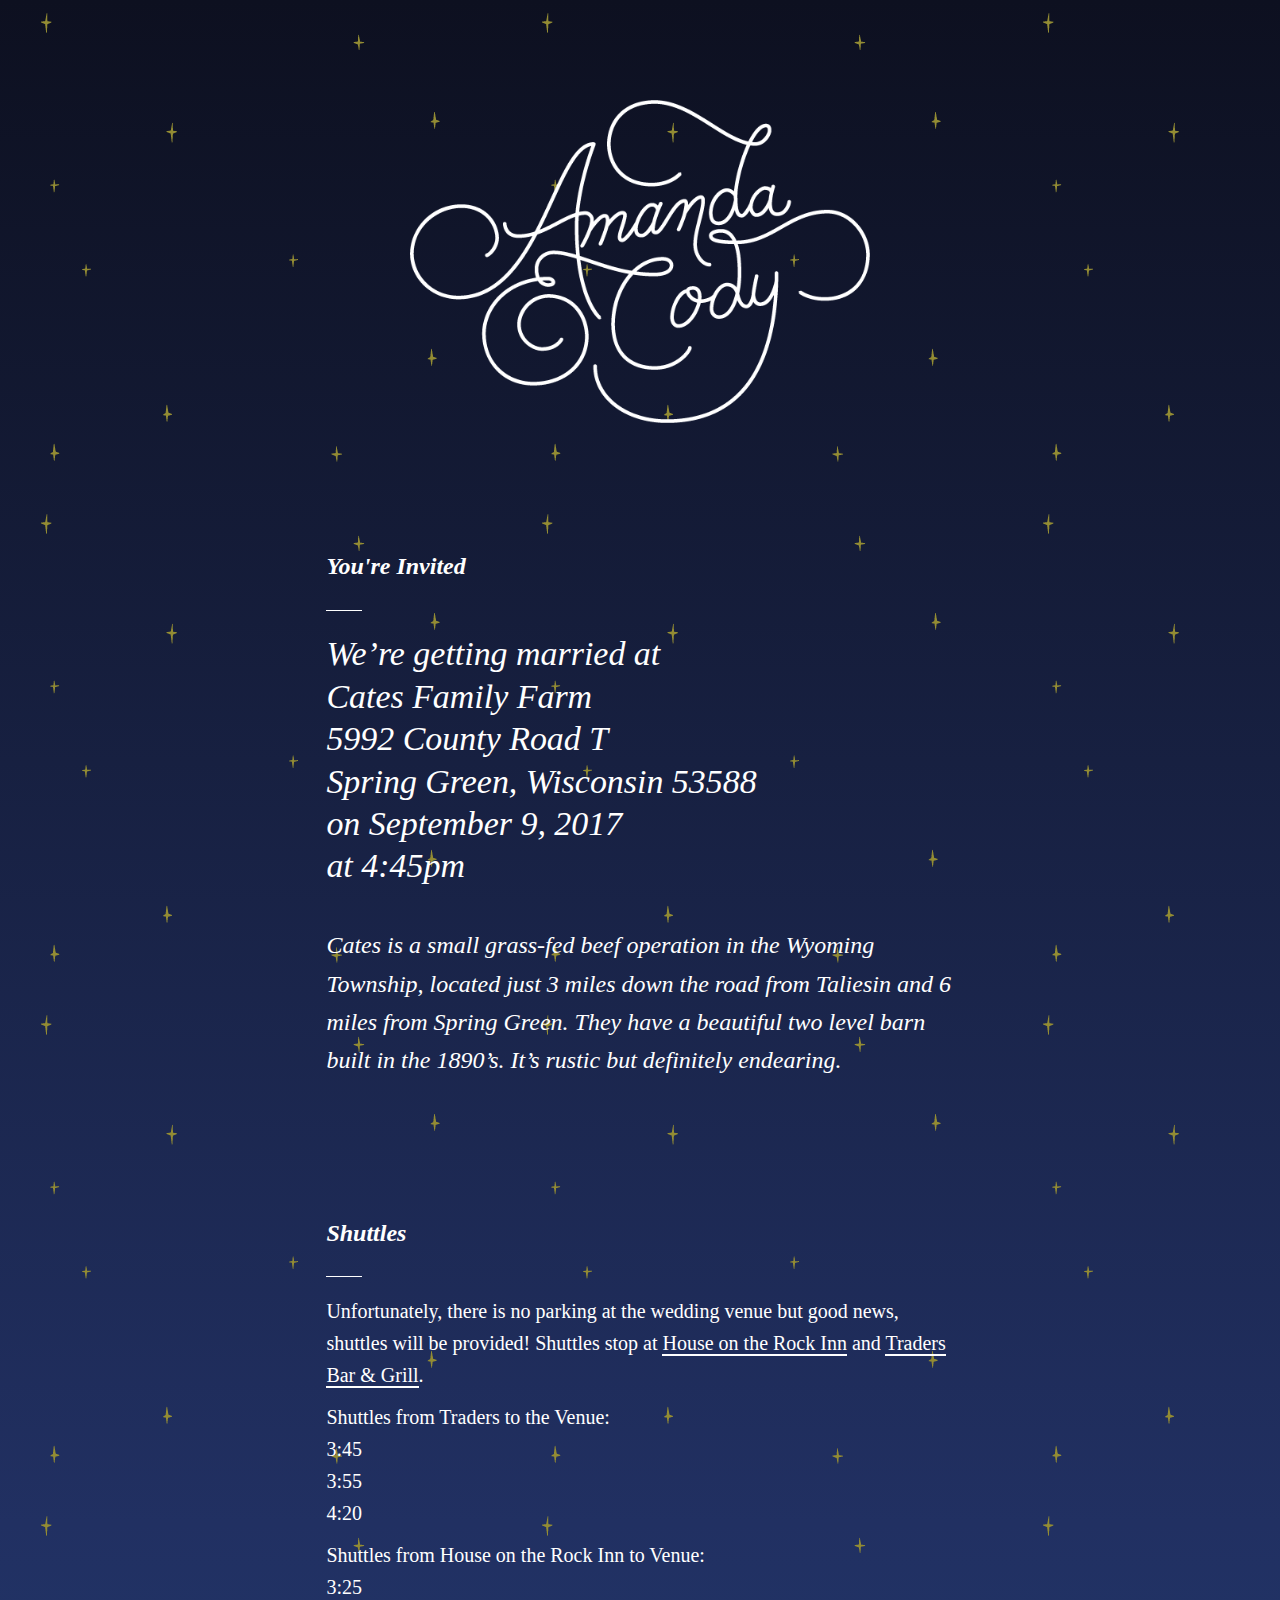
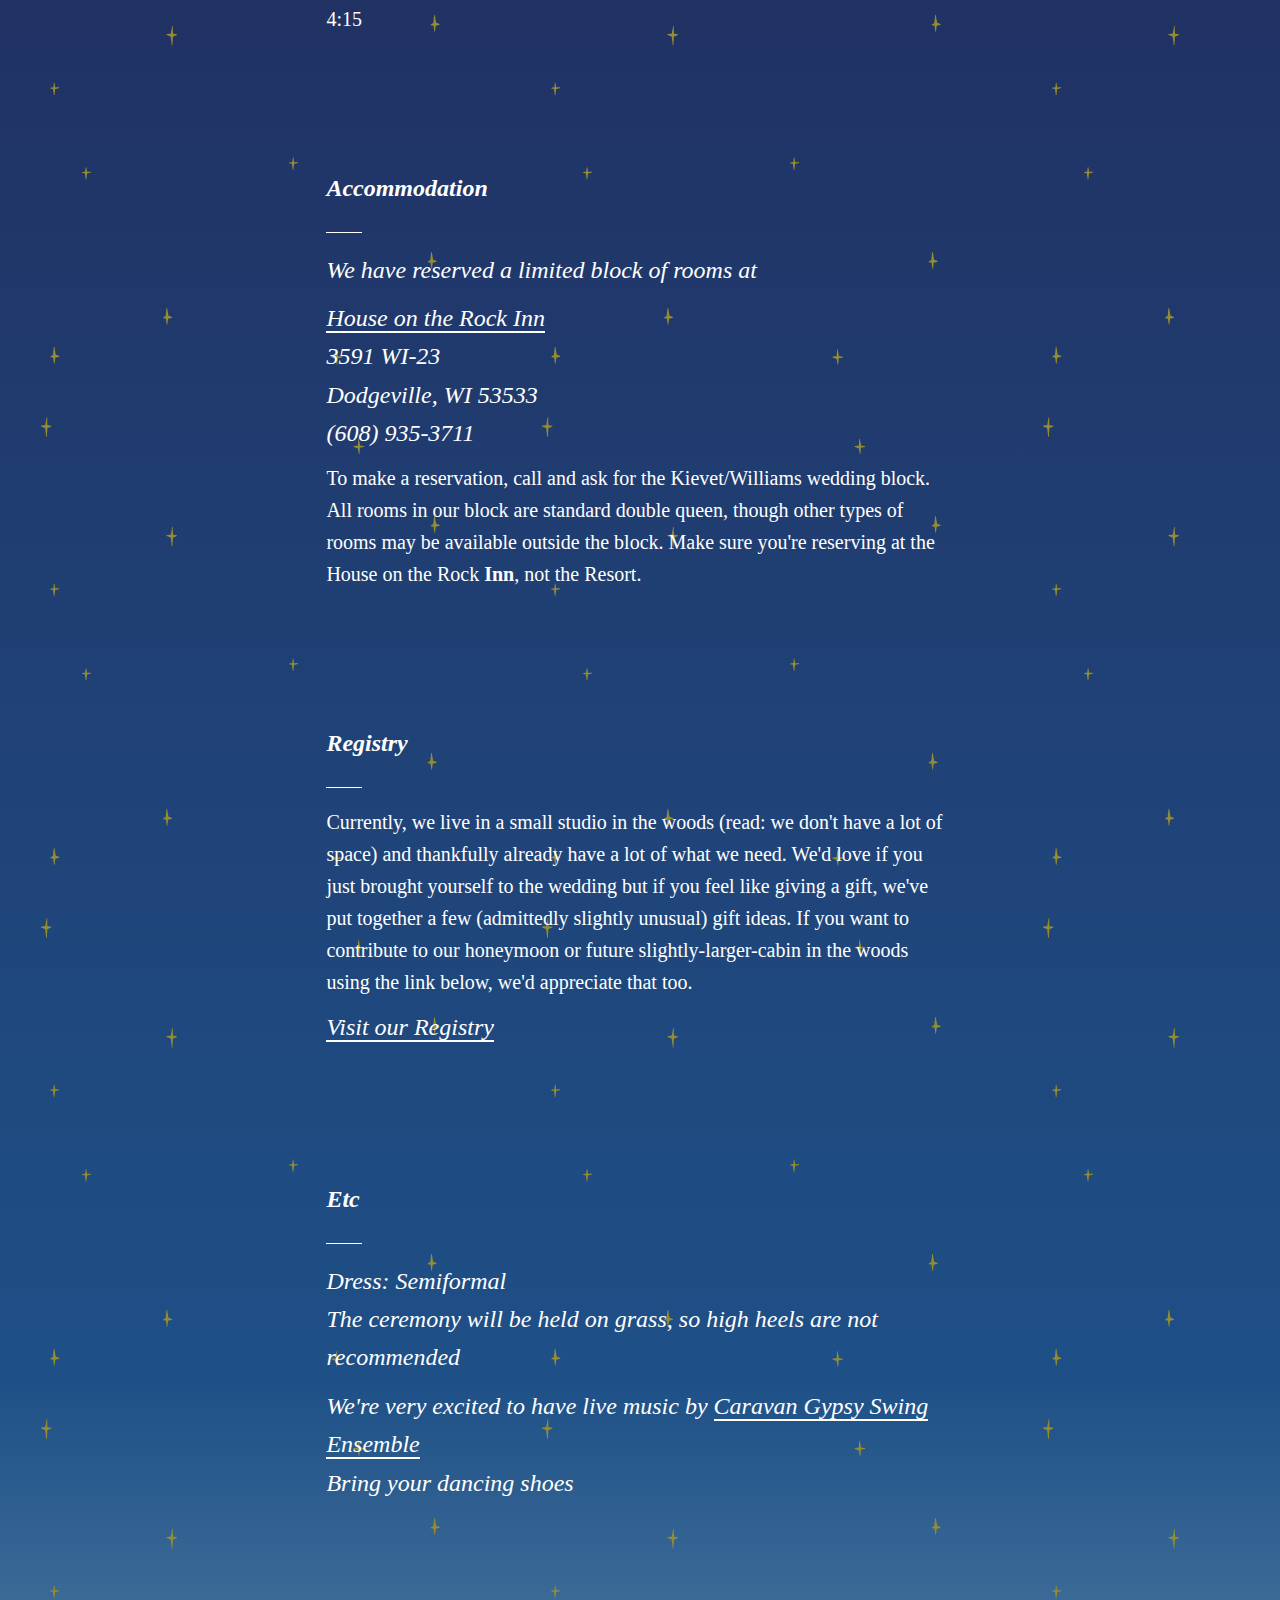
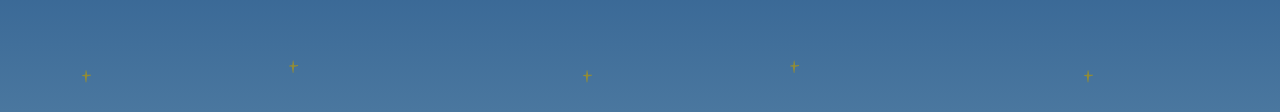
<file: index.html>
<!DOCTYPE>
<html lang="en">
<head>
  <meta charset="utf-8" />
  <title>Amanda &amp; Cody</title>
  <meta name="description" content="The website of the wedding of Amanda Kievet &amp; Cody Williams. September 9, 2017 in Spring Green, WI">
  <meta name="author" content="Amanda Kievet &amp; Cody Williams" />

  <meta name="viewport" content="width=device-width, initial-scale=1">
  <link rel="shortcut icon" href="/images/favicon.ico" type='image/x-icon' />
  <link rel="stylesheet" type="text/css" href="https://cloud.typography.com/6686556/6801572/css/fonts.css" />

  <link rel="stylesheet" href="css/normalize.css">
  <link rel="stylesheet" href="css/skeleton.css">
  <link rel="stylesheet" href="css/styles.css">

  <link rel='shortcut icon' href='/images/favicon.ico' type='image/x-icon'/ >
</head>
<body>
  <div class="sky">
    <div class="stars">
      <div class="main">

        <div class="container">
          <div class="row">

            <div class="logo-container six columns offset-by-three">
              <img src="images/logo.png" />
            </div>
          </div>

          <div class="row">
            <div class="eight columns offset-by-two copy">
              <h3>You're Invited</h3>
              <p class="breaker" />
              <h1>We’re getting married at<br/>Cates Family Farm<br/>5992 County Road T<br/>Spring Green, Wisconsin 53588<br/>on September 9, 2017<br/>at 4:45pm</h1>
              <br />
              <p>
                Cates is a small grass-fed beef operation in the Wyoming Township, located just 3 miles down the road from Taliesin and 6 miles from Spring Green. They have a beautiful two level barn built in the 1890’s. It’s rustic but definitely endearing.
              </p>
            </div>
          </div>

          <div class="row">
            <div class="eight columns offset-by-two copy">
              <h3>Shuttles</h3>
              <p class="breaker" />
              <p class="details">Unfortunately, there is no parking at the wedding venue but good news, shuttles will be provided! Shuttles stop at <a href="https://www.thehouseontherock.com/HOTR_Lodging_Inn.htm" target="_blank">House on the Rock Inn</a> and <a href="http://www.tradersbarandgrill.biz/">Traders Bar &amp; Grill</a>.
              </p>
              <p class="details">Shuttles from Traders to the Venue:<br />3:45<br />3:55<br />4:20</p>
              <p class="details">Shuttles from House on the Rock Inn to Venue:<br />3:25<br />4:15</p>
            </div>
          </div>

          <div class="row">
            <div class="eight columns offset-by-two copy">
              <h3>Accommodation</h3>
              <p class="breaker" />
              <p>We have reserved a limited block of rooms at</p>
              <p><a href="http://www.thehouseontherock.com/HOTR_Lodging_Inn.htm" target="_blank">House on the Rock Inn</a>
              <br/>3591 WI-23<br/>Dodgeville, WI 53533<br/>(608) 935-3711</p>
              <p class="details">To make a reservation, call and ask for the Kievet/Williams wedding block. All rooms in our block are standard double queen, though other types of rooms may be available outside the block. Make sure you're reserving at the House on the Rock <strong>Inn</strong>, not the Resort.</p>
            </div>
          </div>

          <div class="row">
            <div class="eight columns offset-by-two copy">
              <h3>Registry</h3>
              <p class="breaker" />
              <p class="details">
                Currently, we live in a small studio in the woods (read: we don't have a lot of space) and thankfully already have a lot of what we need. We'd love if you just brought yourself to the wedding but if you feel like giving a gift, we've put together a few (admittedly slightly unusual) gift ideas. If you want to contribute to our honeymoon or future slightly-larger-cabin in the woods using the link below, we'd appreciate that too.
              </p>
              <p>
                <a href="https://www.zola.com/registry/amandacody" target="_blank">Visit our Registry</a>
              </p>
            </div>
          </div>

          <div class="row">
            <div class="eight columns offset-by-two copy">
              <h3>Etc</h3>
              <p class="breaker" />
              <p>Dress: Semiformal<br/>The ceremony will be held on grass, so high heels are not recommended</p>
              <p>We're very excited to have live music by <a href="https://www.gypsyswing.com/" target="_blank">Caravan Gypsy Swing Ensemble</a><br />Bring your dancing shoes</p>
            </div>
          </div>

        </div>
      </div>
    </div>
  </div>
</body>
</html>
</file>
<file: css/skeleton.css>
/*
* Skeleton V2.0.4
* Copyright 2014, Dave Gamache
* www.getskeleton.com
* Free to use under the MIT license.
* http://www.opensource.org/licenses/mit-license.php
* 12/29/2014
*/


/* Table of contents
––––––––––––––––––––––––––––––––––––––––––––––––––
- Grid
- Base Styles
- Typography
- Links
- Buttons
- Forms
- Lists
- Code
- Tables
- Spacing
- Utilities
- Clearing
- Media Queries
*/


/* Grid
–––––––––––––––––––––––––––––––––––––––––––––––––– */
.container {
  position: relative;
  width: 100%;
  max-width: 960px;
  margin: 0 auto;
  padding: 0 20px;
  box-sizing: border-box; }
.column,
.columns {
  width: 100%;
  float: left;
  box-sizing: border-box; }

/* For devices larger than 400px */
@media (min-width: 400px) {
  .container {
    width: 85%;
    padding: 0; }
}

/* For devices larger than 550px */
@media (min-width: 550px) {
  .container {
    width: 80%; }
  .column,
  .columns {
    margin-left: 4%; }
  .column:first-child,
  .columns:first-child {
    margin-left: 0; }

  .one.column,
  .one.columns                    { width: 4.66666666667%; }
  .two.columns                    { width: 13.3333333333%; }
  .three.columns                  { width: 22%;            }
  .four.columns                   { width: 30.6666666667%; }
  .five.columns                   { width: 39.3333333333%; }
  .six.columns                    { width: 48%;            }
  .seven.columns                  { width: 56.6666666667%; }
  .eight.columns                  { width: 65.3333333333%; }
  .nine.columns                   { width: 74.0%;          }
  .ten.columns                    { width: 82.6666666667%; }
  .eleven.columns                 { width: 91.3333333333%; }
  .twelve.columns                 { width: 100%; margin-left: 0; }

  .one-third.column               { width: 30.6666666667%; }
  .two-thirds.column              { width: 65.3333333333%; }

  .one-half.column                { width: 48%; }

  /* Offsets */
  .offset-by-one.column,
  .offset-by-one.columns          { margin-left: 8.66666666667%; }
  .offset-by-two.column,
  .offset-by-two.columns          { margin-left: 17.3333333333%; }
  .offset-by-three.column,
  .offset-by-three.columns        { margin-left: 26%;            }
  .offset-by-four.column,
  .offset-by-four.columns         { margin-left: 34.6666666667%; }
  .offset-by-five.column,
  .offset-by-five.columns         { margin-left: 43.3333333333%; }
  .offset-by-six.column,
  .offset-by-six.columns          { margin-left: 52%;            }
  .offset-by-seven.column,
  .offset-by-seven.columns        { margin-left: 60.6666666667%; }
  .offset-by-eight.column,
  .offset-by-eight.columns        { margin-left: 69.3333333333%; }
  .offset-by-nine.column,
  .offset-by-nine.columns         { margin-left: 78.0%;          }
  .offset-by-ten.column,
  .offset-by-ten.columns          { margin-left: 86.6666666667%; }
  .offset-by-eleven.column,
  .offset-by-eleven.columns       { margin-left: 95.3333333333%; }

  .offset-by-one-third.column,
  .offset-by-one-third.columns    { margin-left: 34.6666666667%; }
  .offset-by-two-thirds.column,
  .offset-by-two-thirds.columns   { margin-left: 69.3333333333%; }

  .offset-by-one-half.column,
  .offset-by-one-half.columns     { margin-left: 52%; }

}


/* Base Styles
–––––––––––––––––––––––––––––––––––––––––––––––––– */
/* NOTE
html is set to 62.5% so that all the REM measurements throughout Skeleton
are based on 10px sizing. So basically 1.5rem = 15px :) */
/*html {
  font-size: 62.5%; }*/

body {
  font-size: 1.5em; /* currently ems cause chrome bug misinterpreting rems on body element */
  line-height: 1.6;}


/* Typography
–––––––––––––––––––––––––––––––––––––––––––––––––– */
/*h1, h2, h3, h4, h5, h6 {
  margin-top: 0;
  margin-bottom: 2rem; }
h1 { font-size: 4.0rem; line-height: 1.2; }
h2 { font-size: 3.6rem; line-height: 1.25; }
h3 { font-size: 3.0rem; line-height: 1.3; }
h4 { font-size: 2.4rem; line-height: 1.35; }
h5 { font-size: 1.8rem; line-height: 1.5; }
h6 { font-size: 1.5rem; line-height: 1.6; }*/

/* Larger than phablet */
/*@media (min-width: 550px) {
  h1 { font-size: 5.0rem; }
  h2 { font-size: 4.2rem; }
  h3 { font-size: 3.6rem; }
  h4 { font-size: 3.0rem; }
  h5 { font-size: 2.4rem; }
  h6 { font-size: 1.5rem; }
}*/

/*p {
  margin-top: 0; }*/

/* Buttons
–––––––––––––––––––––––––––––––––––––––––––––––––– */
.button,
button,
input[type="submit"],
input[type="reset"],
input[type="button"] {
  display: inline-block;
  height: 38px;
  padding: 0 30px;
  color: #555;
  text-align: center;
  font-size: 11px;
  font-weight: 600;
  line-height: 38px;
  letter-spacing: .1rem;
  text-transform: uppercase;
  text-decoration: none;
  white-space: nowrap;
  background-color: transparent;
  border-radius: 4px;
  border: 1px solid #bbb;
  cursor: pointer;
  box-sizing: border-box; }
.button:hover,
button:hover,
input[type="submit"]:hover,
input[type="reset"]:hover,
input[type="button"]:hover,
.button:focus,
button:focus,
input[type="submit"]:focus,
input[type="reset"]:focus,
input[type="button"]:focus {
  color: #333;
  border-color: #888;
  outline: 0; }
.button.button-primary,
button.button-primary,
input[type="submit"].button-primary,
input[type="reset"].button-primary,
input[type="button"].button-primary {
  color: #FFF;
  background-color: #33C3F0;
  border-color: #33C3F0; }
.button.button-primary:hover,
button.button-primary:hover,
input[type="submit"].button-primary:hover,
input[type="reset"].button-primary:hover,
input[type="button"].button-primary:hover,
.button.button-primary:focus,
button.button-primary:focus,
input[type="submit"].button-primary:focus,
input[type="reset"].button-primary:focus,
input[type="button"].button-primary:focus {
  color: #FFF;
  background-color: #1EAEDB;
  border-color: #1EAEDB; }


/* Forms
–––––––––––––––––––––––––––––––––––––––––––––––––– */
input[type="email"],
input[type="number"],
input[type="search"],
input[type="text"],
input[type="tel"],
input[type="url"],
input[type="password"],
textarea,
select {
  height: 38px;
  padding: 6px 10px; /* The 6px vertically centers text on FF, ignored by Webkit */
  background-color: #fff;
  border: 1px solid #D1D1D1;
  border-radius: 4px;
  box-shadow: none;
  box-sizing: border-box; }
/* Removes awkward default styles on some inputs for iOS */
input[type="email"],
input[type="number"],
input[type="search"],
input[type="text"],
input[type="tel"],
input[type="url"],
input[type="password"],
textarea {
  -webkit-appearance: none;
     -moz-appearance: none;
          appearance: none; }
textarea {
  min-height: 65px;
  padding-top: 6px;
  padding-bottom: 6px; }
input[type="email"]:focus,
input[type="number"]:focus,
input[type="search"]:focus,
input[type="text"]:focus,
input[type="tel"]:focus,
input[type="url"]:focus,
input[type="password"]:focus,
textarea:focus,
select:focus {
  border: 1px solid #33C3F0;
  outline: 0; }
label,
legend {
  display: block;
  margin-bottom: .5rem;
  font-weight: 600; }
fieldset {
  padding: 0;
  border-width: 0; }
input[type="checkbox"],
input[type="radio"] {
  display: inline; }
label > .label-body {
  display: inline-block;
  margin-left: .5rem;
  font-weight: normal; }


/* Lists
–––––––––––––––––––––––––––––––––––––––––––––––––– */
ul {
  list-style: circle inside; }
ol {
  list-style: decimal inside; }
ol, ul {
  padding-left: 0;
  margin-top: 0; }
ul ul,
ul ol,
ol ol,
ol ul {
  margin: 1.5rem 0 1.5rem 3rem;
  font-size: 90%; }
li {
  margin-bottom: 1rem; }


/* Code
–––––––––––––––––––––––––––––––––––––––––––––––––– */
code {
  padding: .2rem .5rem;
  margin: 0 .2rem;
  font-size: 90%;
  white-space: nowrap;
  background: #F1F1F1;
  border: 1px solid #E1E1E1;
  border-radius: 4px; }
pre > code {
  display: block;
  padding: 1rem 1.5rem;
  white-space: pre; }


/* Tables
–––––––––––––––––––––––––––––––––––––––––––––––––– */
th,
td {
  padding: 12px 15px;
  text-align: left;
  border-bottom: 1px solid #E1E1E1; }
th:first-child,
td:first-child {
  padding-left: 0; }
th:last-child,
td:last-child {
  padding-right: 0; }


/* Spacing
–––––––––––––––––––––––––––––––––––––––––––––––––– */
button,
.button {
  margin-bottom: 1rem; }
input,
textarea,
select,
fieldset {
  margin-bottom: 1.5rem; }
pre,
blockquote,
dl,
figure,
table,
p,
ul,
ol,
form {
  margin-bottom: 2.5rem; }


/* Utilities
–––––––––––––––––––––––––––––––––––––––––––––––––– */
.u-full-width {
  width: 100%;
  box-sizing: border-box; }
.u-max-full-width {
  max-width: 100%;
  box-sizing: border-box; }
.u-pull-right {
  float: right; }
.u-pull-left {
  float: left; }


/* Misc
–––––––––––––––––––––––––––––––––––––––––––––––––– */
hr {
  margin-top: 3rem;
  margin-bottom: 3.5rem;
  border-width: 0;
  border-top: 1px solid #E1E1E1; }


/* Clearing
–––––––––––––––––––––––––––––––––––––––––––––––––– */

/* Self Clearing Goodness */
.container:after,
.row:after,
.u-cf {
  content: "";
  display: table;
  clear: both; }


/* Media Queries
–––––––––––––––––––––––––––––––––––––––––––––––––– */
/*
Note: The best way to structure the use of media queries is to create the queries
near the relevant code. For example, if you wanted to change the styles for buttons
on small devices, paste the mobile query code up in the buttons section and style it
there.
*/


/* Larger than mobile */
@media (min-width: 400px) {}

/* Larger than phablet (also point when grid becomes active) */
@media (min-width: 550px) {}

/* Larger than tablet */
@media (min-width: 750px) {}

/* Larger than desktop */
@media (min-width: 1000px) {}

/* Larger than Desktop HD */
@media (min-width: 1200px) {}
</file>
<file: css/styles.css>
html {
  -webkit-text-size-adjust: 100%;
  -webkit-font-smoothing: antialiased;
}

.main {
  width: 100%;
  min-height: 100%;
  padding-top: 100px;
  padding-bottom: 200px;
  /* Permalink - use to edit and share this gradient: http://colorzilla.com/gradient-editor/#0d1020+0,213062+46,1e5087+90,4a779f+100 */

  font-family: "Sentinel A", "Sentinel B";
  font-style: normal;
  font-weight: 400;

  color: #ffffff;
}

.sky {
  background: #0d1020; /* Old browsers */
  background: -moz-linear-gradient(top,  #0d1020 0%, #213062 46%, #1e5087 90%, #4a779f 100%); /* FF3.6-15 */
  background: -webkit-linear-gradient(top,  #0d1020 0%,#213062 46%,#1e5087 90%,#4a779f 100%); /* Chrome10-25,Safari5.1-6 */
  background: linear-gradient(to bottom,  #0d1020 0%,#213062 46%,#1e5087 90%,#4a779f 100%); /* W3C, IE10+, FF16+, Chrome26+, Opera12+, Safari7+ */
  filter: progid:DXImageTransform.Microsoft.gradient( startColorstr='#0d1020', endColorstr='#4a779f',GradientType=0 ); /* IE6-9 */
}

.stars {
  width: 100%;
  background-image: url("/images/stars.png");
}

img {
  width: 100%;
}

a {
  color: inherit;
  border-bottom: 2px solid #ffffff;
  text-decoration: none;
}

p {
  margin: 0 0 10px 0;
}

input {
  color: #323232;
}

.hidden {
  display: none!important;
}

.error-msg,
.success-msg {
  font-size: 19px;
  font-style: italic;
  padding: 10px 16px;
  border-radius: 2px;
}

.error-msg {
  color: #fb0000;
  background-color: #fdb1b1;
}

.copy {
  margin-top: 100px;
  font-style: italic;
}

.copy h3 {
  font-weight: 700;
  font-size: 1em;
}

.copy h1 {
  font-size: 1.414em;
  font-weight: normal;
  line-height: 1.25;
  margin-bottom: 0;
}

.breaker {
    border-bottom: 1px #ffffff solid;
    width: 1.5em;
    margin-bottom: .75em;
}

.details {
  font-style: normal;
  font-size: 20px;
}

form {
  font-style: normal;
  padding: 30px;
  background-color: rgba(29, 42, 86, 0.49);
  border-radius: 6px;
}

form h3 {
  text-align: center;
}

label {
  display: block;
  font-weight: 400;
  margin-bottom: 10px;
}

input {
  color: #323232;
  margin-bottom: 0;
}

input[type="text"],
input[type="password"] {
  padding: 24px 14px;
  width: 100%;
  max-width: 400px;
}

input[type="submit"] {
  background-color: #938c33;
  color: white;
  padding: 6px 35px;
  height: auto;
  font-size: 24px;
}

input[type=checkbox],
input[type=radio] {
  height: 19px;
  margin-right: 12px;
}

select,
textarea {
  color: #323232;
}

textarea {
  display: block;
  width: 100%;
  font-size: 20px;
}

.rsvp-options {
  text-align: left;
}

#auth-form {
  text-align: center;
}

.form-group {
  margin-top: 30px;
  margin-bottom: 30px;
}

.radio-set {
  margin-bottom: 15px;
}

.rsvp-yes-form {
  display: none;
}

form h2 {
  text-align: center;
}

#rsvp-message {
  font-weight: 700;
  text-align: center;
  display: block;
}


@media (max-width: 400px) {
  .copy h1 {
    font-size: 1em;
  }
}
</file>
